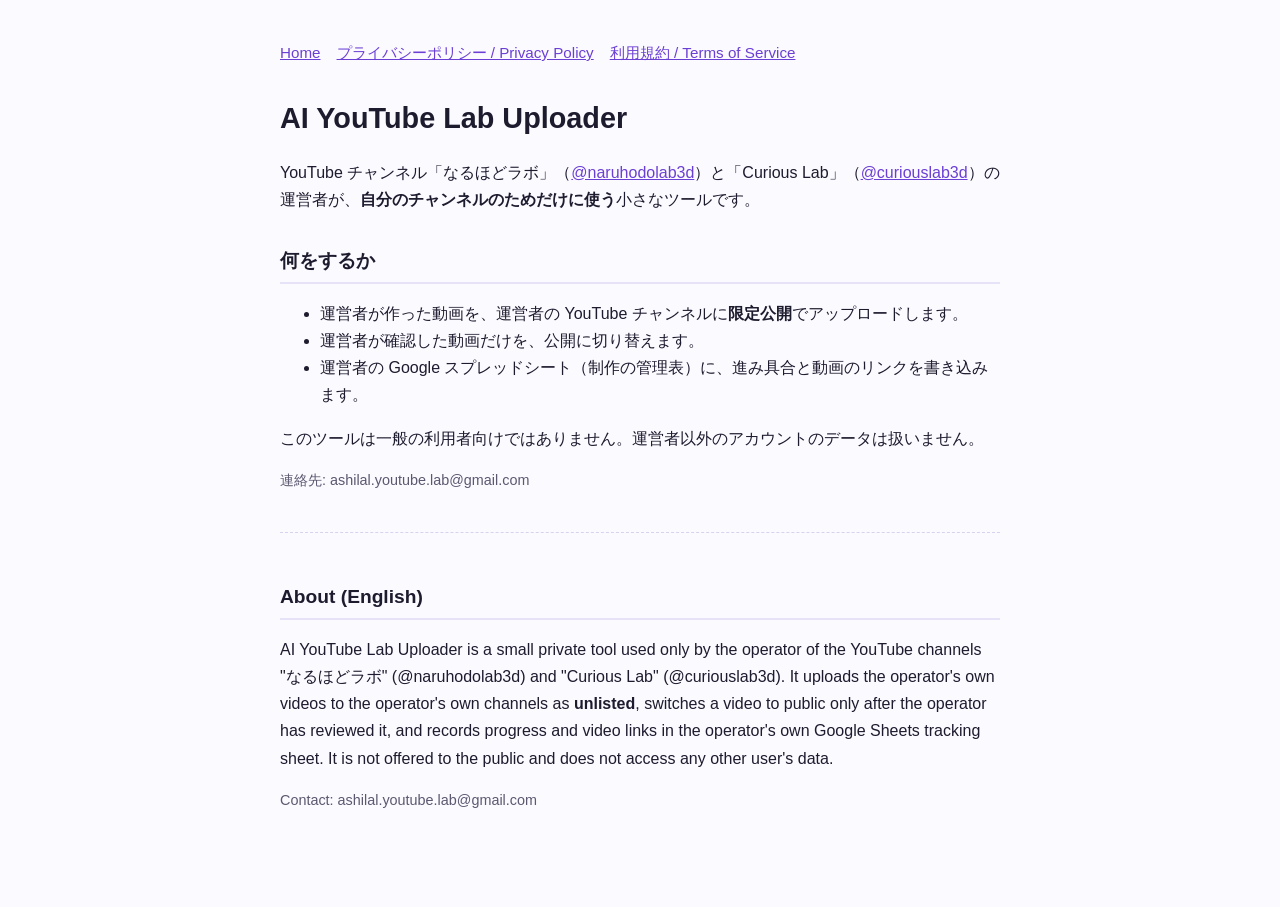
<file: index.html>
<!doctype html>
<html lang="ja">
<head>
<meta charset="utf-8">
<meta name="viewport" content="width=device-width, initial-scale=1">
<title>AI YouTube Lab Uploader</title>
<link rel="stylesheet" href="style.css">
</head>
<body>
<main>
<nav><a href="./">Home</a><a href="privacy.html">プライバシーポリシー / Privacy Policy</a><a href="terms.html">利用規約 / Terms of Service</a></nav>
<h1>AI YouTube Lab Uploader</h1>
<p>YouTube チャンネル「なるほどラボ」（<a href="https://www.youtube.com/@naruhodolab3d">@naruhodolab3d</a>）と「Curious Lab」（<a href="https://www.youtube.com/@curiouslab3d">@curiouslab3d</a>）の運営者が、<strong>自分のチャンネルのためだけに使う</strong>小さなツールです。</p>
<h2>何をするか</h2>
<ul>
  <li>運営者が作った動画を、運営者の YouTube チャンネルに<strong>限定公開</strong>でアップロードします。</li>
  <li>運営者が確認した動画だけを、公開に切り替えます。</li>
  <li>運営者の Google スプレッドシート（制作の管理表）に、進み具合と動画のリンクを書き込みます。</li>
</ul>
<p>このツールは一般の利用者向けではありません。運営者以外のアカウントのデータは扱いません。</p>
<p class="muted">連絡先: ashilal.youtube.lab@gmail.com</p>

<div class="lang" lang="en">
<h2>About (English)</h2>
<p>AI YouTube Lab Uploader is a small private tool used only by the operator of the YouTube channels "なるほどラボ" (@naruhodolab3d) and "Curious Lab" (@curiouslab3d). It uploads the operator's own videos to the operator's own channels as <strong>unlisted</strong>, switches a video to public only after the operator has reviewed it, and records progress and video links in the operator's own Google Sheets tracking sheet. It is not offered to the public and does not access any other user's data.</p>
<p class="muted">Contact: ashilal.youtube.lab@gmail.com</p>
</div>
</main>
</body>
</html>
</file>
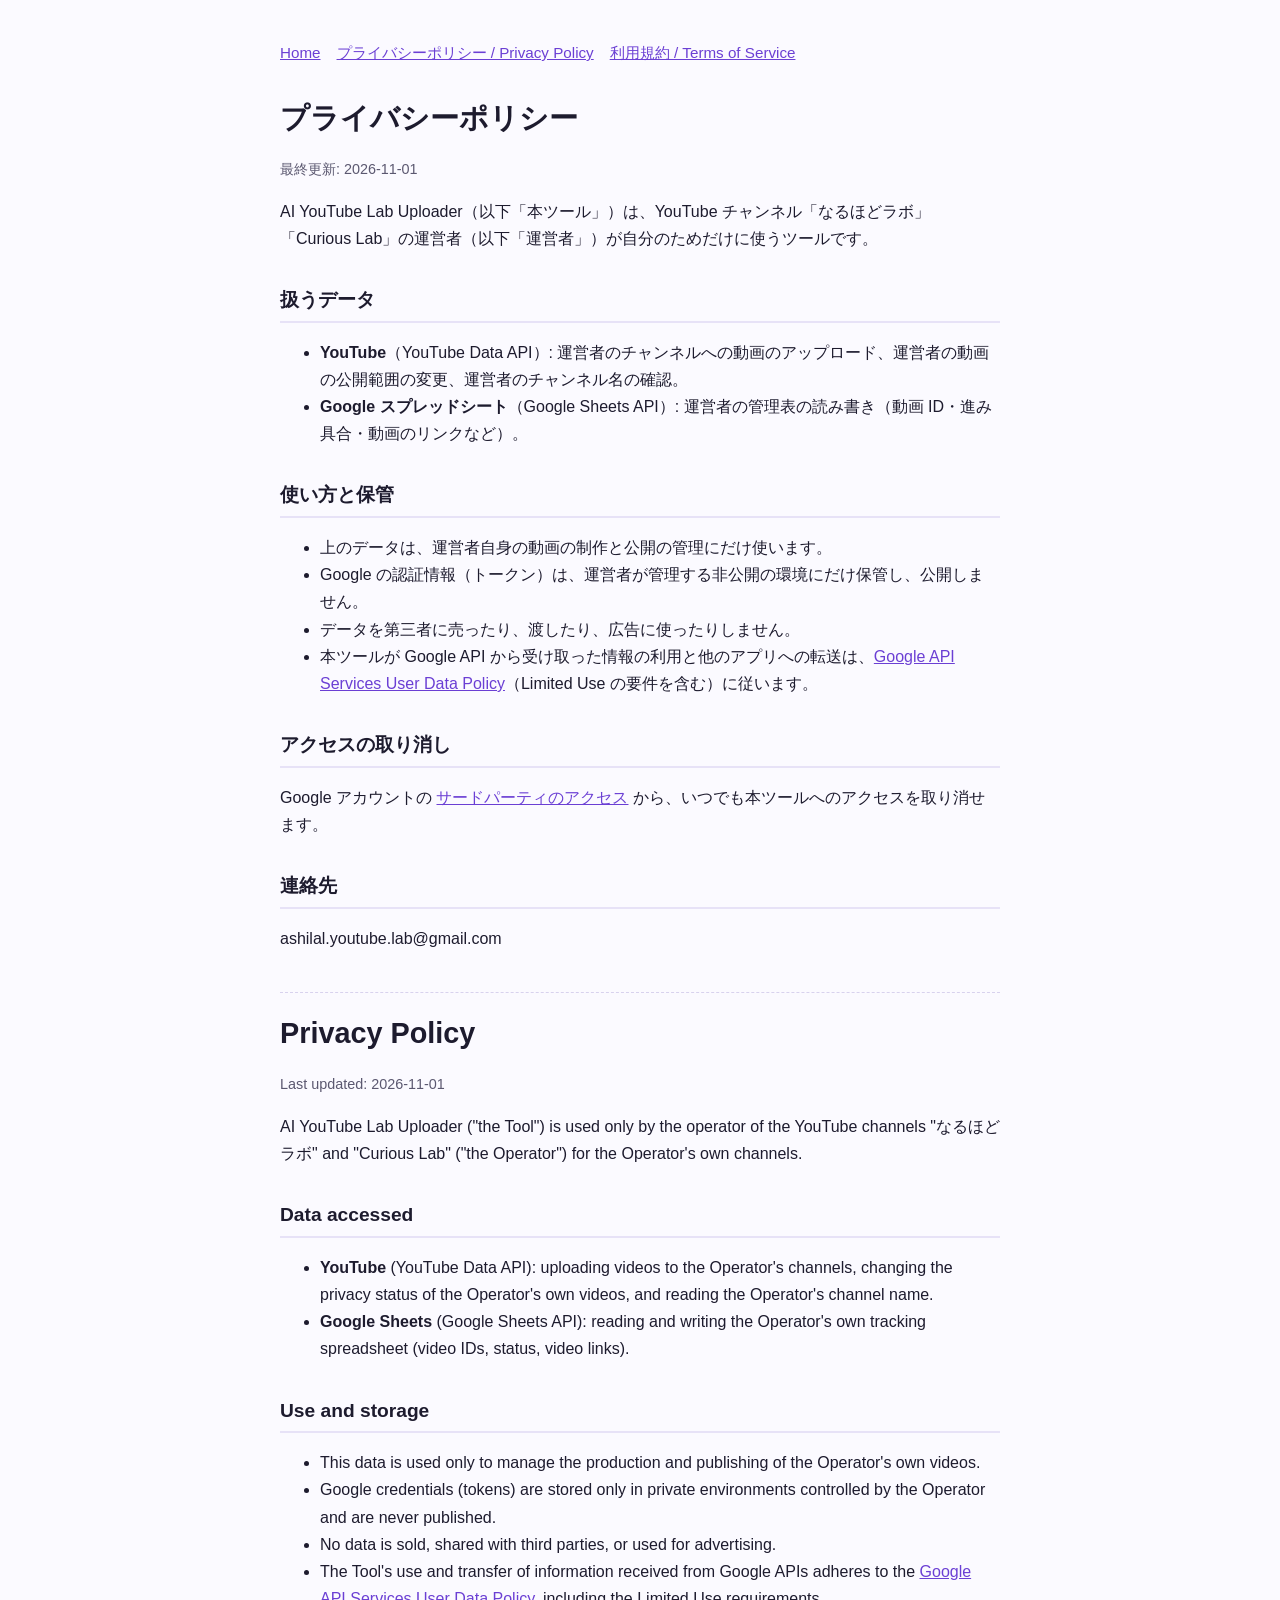
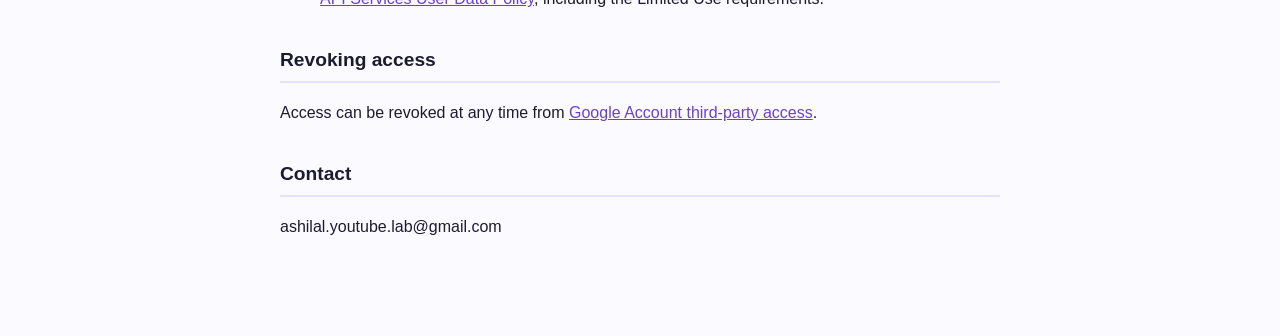
<file: privacy.html>
<!doctype html>
<html lang="ja">
<head>
<meta charset="utf-8">
<meta name="viewport" content="width=device-width, initial-scale=1">
<title>Privacy Policy – AI YouTube Lab Uploader</title>
<link rel="stylesheet" href="style.css">
</head>
<body>
<main>
<nav><a href="./">Home</a><a href="privacy.html">プライバシーポリシー / Privacy Policy</a><a href="terms.html">利用規約 / Terms of Service</a></nav>
<h1>プライバシーポリシー</h1>
<p class="muted">最終更新: 2026-11-01</p>
<p>AI YouTube Lab Uploader（以下「本ツール」）は、YouTube チャンネル「なるほどラボ」「Curious Lab」の運営者（以下「運営者」）が自分のためだけに使うツールです。</p>
<h2>扱うデータ</h2>
<ul>
  <li><strong>YouTube</strong>（YouTube Data API）: 運営者のチャンネルへの動画のアップロード、運営者の動画の公開範囲の変更、運営者のチャンネル名の確認。</li>
  <li><strong>Google スプレッドシート</strong>（Google Sheets API）: 運営者の管理表の読み書き（動画 ID・進み具合・動画のリンクなど）。</li>
</ul>
<h2>使い方と保管</h2>
<ul>
  <li>上のデータは、運営者自身の動画の制作と公開の管理にだけ使います。</li>
  <li>Google の認証情報（トークン）は、運営者が管理する非公開の環境にだけ保管し、公開しません。</li>
  <li>データを第三者に売ったり、渡したり、広告に使ったりしません。</li>
  <li>本ツールが Google API から受け取った情報の利用と他のアプリへの転送は、<a href="https://developers.google.com/terms/api-services-user-data-policy">Google API Services User Data Policy</a>（Limited Use の要件を含む）に従います。</li>
</ul>
<h2>アクセスの取り消し</h2>
<p>Google アカウントの <a href="https://myaccount.google.com/permissions">サードパーティのアクセス</a> から、いつでも本ツールへのアクセスを取り消せます。</p>
<h2>連絡先</h2>
<p>ashilal.youtube.lab@gmail.com</p>

<div class="lang" lang="en">
<h1>Privacy Policy</h1>
<p class="muted">Last updated: 2026-11-01</p>
<p>AI YouTube Lab Uploader ("the Tool") is used only by the operator of the YouTube channels "なるほどラボ" and "Curious Lab" ("the Operator") for the Operator's own channels.</p>
<h2>Data accessed</h2>
<ul>
  <li><strong>YouTube</strong> (YouTube Data API): uploading videos to the Operator's channels, changing the privacy status of the Operator's own videos, and reading the Operator's channel name.</li>
  <li><strong>Google Sheets</strong> (Google Sheets API): reading and writing the Operator's own tracking spreadsheet (video IDs, status, video links).</li>
</ul>
<h2>Use and storage</h2>
<ul>
  <li>This data is used only to manage the production and publishing of the Operator's own videos.</li>
  <li>Google credentials (tokens) are stored only in private environments controlled by the Operator and are never published.</li>
  <li>No data is sold, shared with third parties, or used for advertising.</li>
  <li>The Tool's use and transfer of information received from Google APIs adheres to the <a href="https://developers.google.com/terms/api-services-user-data-policy">Google API Services User Data Policy</a>, including the Limited Use requirements.</li>
</ul>
<h2>Revoking access</h2>
<p>Access can be revoked at any time from <a href="https://myaccount.google.com/permissions">Google Account third-party access</a>.</p>
<h2>Contact</h2>
<p>ashilal.youtube.lab@gmail.com</p>
</div>
</main>
</body>
</html>
</file>
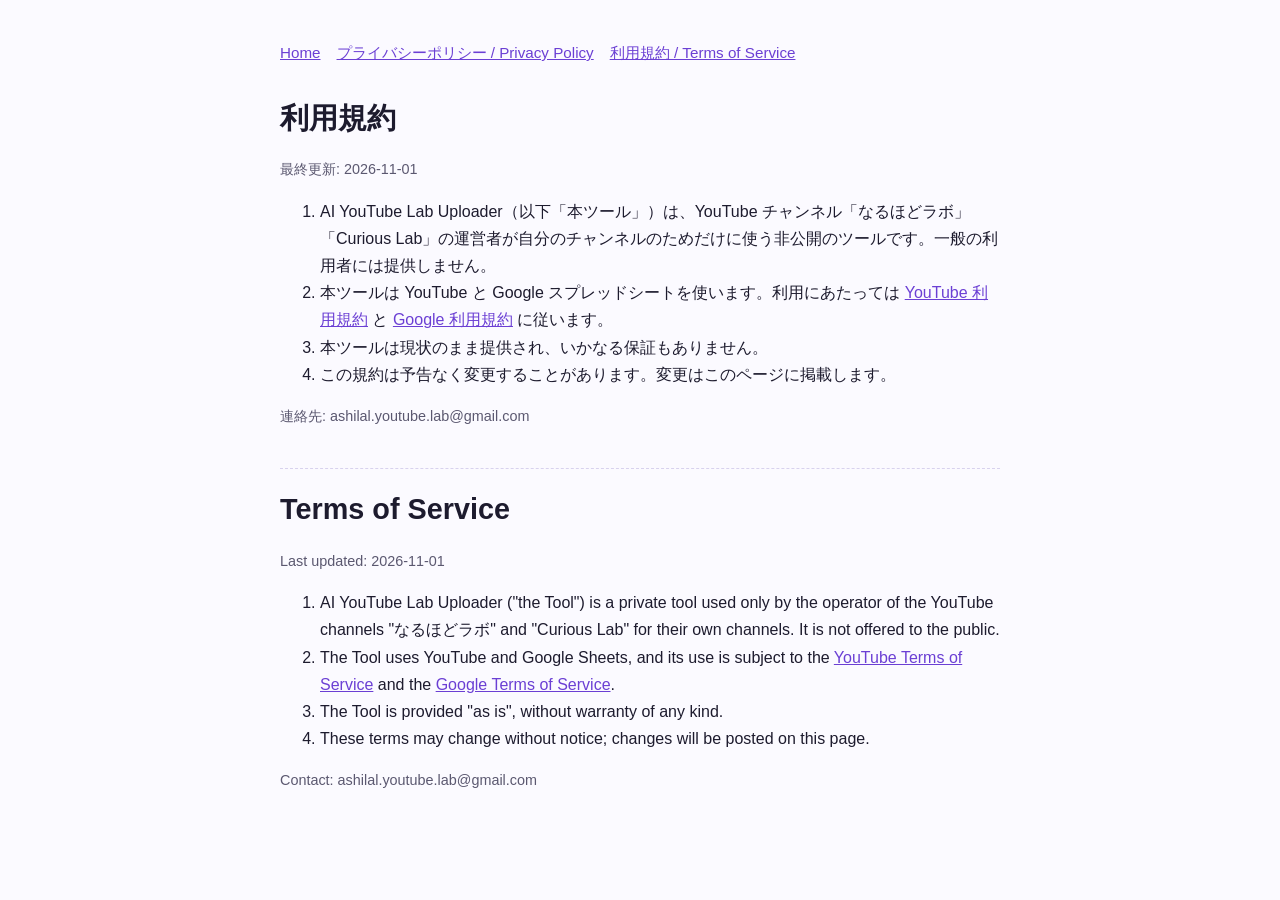
<file: terms.html>
<!doctype html>
<html lang="ja">
<head>
<meta charset="utf-8">
<meta name="viewport" content="width=device-width, initial-scale=1">
<title>Terms of Service – AI YouTube Lab Uploader</title>
<link rel="stylesheet" href="style.css">
</head>
<body>
<main>
<nav><a href="./">Home</a><a href="privacy.html">プライバシーポリシー / Privacy Policy</a><a href="terms.html">利用規約 / Terms of Service</a></nav>
<h1>利用規約</h1>
<p class="muted">最終更新: 2026-11-01</p>
<ol>
  <li>AI YouTube Lab Uploader（以下「本ツール」）は、YouTube チャンネル「なるほどラボ」「Curious Lab」の運営者が自分のチャンネルのためだけに使う非公開のツールです。一般の利用者には提供しません。</li>
  <li>本ツールは YouTube と Google スプレッドシートを使います。利用にあたっては <a href="https://www.youtube.com/t/terms">YouTube 利用規約</a> と <a href="https://policies.google.com/terms">Google 利用規約</a> に従います。</li>
  <li>本ツールは現状のまま提供され、いかなる保証もありません。</li>
  <li>この規約は予告なく変更することがあります。変更はこのページに掲載します。</li>
</ol>
<p class="muted">連絡先: ashilal.youtube.lab@gmail.com</p>

<div class="lang" lang="en">
<h1>Terms of Service</h1>
<p class="muted">Last updated: 2026-11-01</p>
<ol>
  <li>AI YouTube Lab Uploader ("the Tool") is a private tool used only by the operator of the YouTube channels "なるほどラボ" and "Curious Lab" for their own channels. It is not offered to the public.</li>
  <li>The Tool uses YouTube and Google Sheets, and its use is subject to the <a href="https://www.youtube.com/t/terms">YouTube Terms of Service</a> and the <a href="https://policies.google.com/terms">Google Terms of Service</a>.</li>
  <li>The Tool is provided "as is", without warranty of any kind.</li>
  <li>These terms may change without notice; changes will be posted on this page.</li>
</ol>
<p class="muted">Contact: ashilal.youtube.lab@gmail.com</p>
</div>
</main>
</body>
</html>
</file>
<file: style.css>
:root { --fg: #1d1b2e; --muted: #5b5870; --accent: #6b3fd4; --bg: #fbfaff; }
* { box-sizing: border-box; }
body { margin: 0; font-family: -apple-system, "Hiragino Sans", "Noto Sans JP", sans-serif; color: var(--fg); background: var(--bg); line-height: 1.7; }
main { max-width: 760px; margin: 0 auto; padding: 40px 20px 80px; }
h1 { font-size: 1.8rem; margin: 0 0 8px; }
h2 { font-size: 1.2rem; margin-top: 2rem; border-bottom: 2px solid #e7e2f7; padding-bottom: 4px; }
a { color: var(--accent); }
nav { display: flex; gap: 16px; flex-wrap: wrap; margin-bottom: 28px; font-size: .95rem; }
.muted { color: var(--muted); font-size: .9rem; }
.lang { margin-top: 2.5rem; padding-top: 1rem; border-top: 1px dashed #d8d2ee; }
</file>
